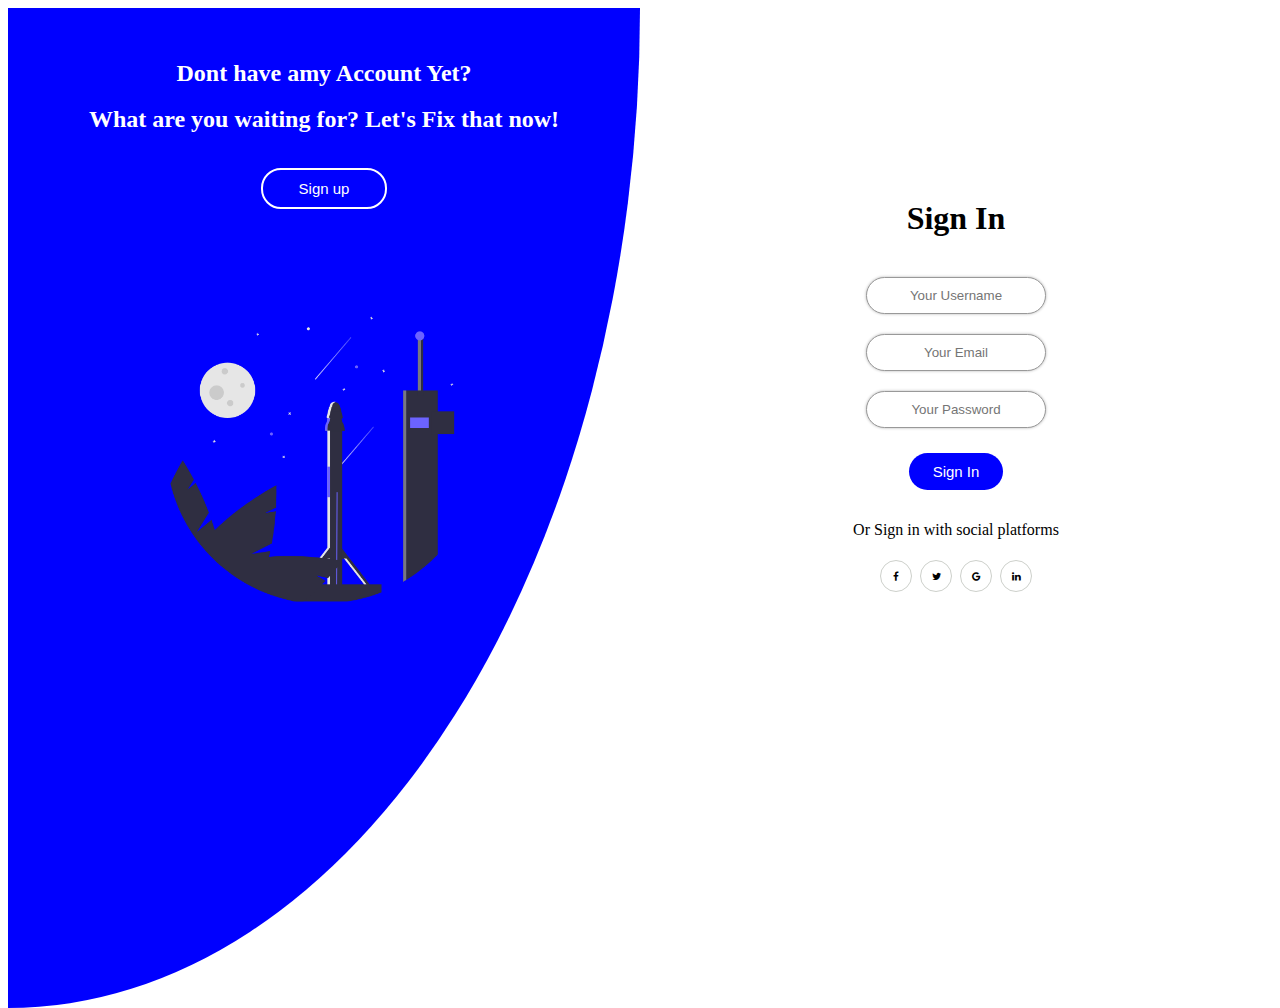
<file: sign-in.html>
<!DOCTYPE html>
<html lang="en">

<head>
    <meta charset="UTF-8">
    <meta name="viewport" content="width=device-width, initial-scale=1.0">
    <meta http-equiv="X-UA-Compatible" content="ie=edge">
    <link rel="stylesheet" href="assets/css/main.css">
    <link rel="stylesheet" href="https://cdnjs.cloudflare.com/ajax/libs/font-awesome/4.7.0/css/font-awesome.min.css">
    <link rel="stylesheet" href="assets/css/sign-in.css">
    <title>sign-in</title>
</head>

<body>
    <div class="grid-container ">
        <div class="grid-item grid-item1 ">
            <div class="text1">
                <h2>Dont have amy Account Yet?</h2>
                <h2>What are you waiting for? Let's Fix that now!</h2>

            </div>
            <button type="button" class="sign-up-btn">Sign up</button>
            <img class=group15 src="/assets/image/CRM-SignIn/Group 15.png" alt="">

        </div>
        <div class="grid-container2 align-items-center">
            <div class="sign-in-form">
                <h1>Sign In</h1>
                <form>
                    <input type="username" class="input-box" placeholder="Your Username">
                    <input type="email" class="input-box" placeholder="Your Email">
                    <input type="password" class="input-box" placeholder="Your Password">
                    <br>
                    <button type="button" class="sign-btn">Sign In</button>
                    <p>Or Sign in with social platforms</p>
                    <a href="#" class="fa fa-facebook"></a>
                    <a href="#" class="fa fa-twitter"></a>
                    <a href="#" class="fa fa-google"></a>
                    <a href="#" class="fa fa-linkedin"></a>
                </form>
            </div>
        </div>

        <script src="https://cdnjs.cloudflare.com/ajax/libs/popper.js/2.5.4/umd/popper.min.js"></script>
        <script src="https://cdnjs.cloudflare.com/ajax/libs/twitter-bootstrap/5.0.0-beta1/js/bootstrap.min.js"></script>
</body>

</html>
</file>
<file: assets/css/main.css>
/* "-hs" suffix is for header section ("Focus on your business" area) */

@media (min-width: 910px) {
    .container1-hs {
      display: grid;
      grid-template-columns: auto 450px 400px auto;
      grid-template-rows: auto;
      grid-template-areas:
        "margin header image margin";
    }
    .header-hs {
        margin-top: 60px;
    }
    .image-hs > img {
        margin-top: 100px;
        max-width: 400px;
        min-width: 400px;
    }
    .details-hs {
        margin-top: 17px;
        display: flex;
        flex-direction: row;
    }
}
@media (max-width: 909px) {
    .container1-hs {
      display: grid;
      grid-template-columns: auto;
      grid-template-rows: auto;
      grid-template-areas:
        "margin header image margin";
    }
    .header-hs {
        margin-top: 60px;
        max-width: 400px;
    }
    .image-hs > img {
        margin-top: 60px;
        max-width: 400px;
        min-width: 400px;
    }
    .details-hs {
        margin-top: 17px;
        display: flex;
        flex-direction: row;
    }
}
@media (max-width: 750px) {
    .container1-hs {
      display: grid;
      grid-template-columns: auto;
      grid-template-rows: auto;
      grid-template-areas:
        "margin header image margin";
    }
    .header-hs {
        margin-top: 60px;
        max-width: 325px;
    }
    .image-hs > img {
        margin-top: 60px;
        max-width: 350px;
        min-width: 350px;
    }
    .details-hs {
        margin-top: 17px;
        display: flex;
        flex-direction: row;
    }
}
@media (max-width: 570px) {
    .container1-hs {
      display: grid;
      grid-template-columns: auto;
      grid-template-rows: auto;
      grid-template-areas:
        "margin header image margin";
    }
    .header-hs {
        margin-top: 60px;
        max-width: 290px;
    }
    .image-hs > img {
        margin-top: 60px;
        max-width: 300px;
        min-width: 300px;
    }
    .details-hs {
        display: flex;
        flex-direction: row;
        flex-wrap: wrap;
        margin-top: 17px;
        max-width: 290px;
    }
}
.margin-hs, .header-hs, .image-hs, .details-hs {
    justify-self: center;
    align-self: center;
    height: auto;
    width: auto;
    border: 1px solid ghostwhite;
}

.header-big-hs {
    font-weight: bold; 
    font-size: 40px;
    line-height: 1.5;
    font-family: Verdana, Geneva, Tahoma, sans-serif; /* placeholder font*/
}
.header-med-hs {
    font-size: 25px;
    line-height: 1.5; 
    font-family: Verdana, Geneva, Tahoma, sans-serif; /* placeholder font*/
}
.header-main1-hs {
    color: grey;
    font-weight: bold; 
    font-size: 12px;
    line-height: 1.5;
    font-family: Verdana, Geneva, Tahoma, sans-serif; /* placeholder font*/
    margin-top: 5px;
    margin-bottom: 0px;
}
.button1-hs{
    background-color: rgba(9, 85, 250, 0.945); 
    border: transparent;
    border-radius: 10px;
    color: white;
    padding: 14px 10px 14px 20px;
    display: inline-block;
    font-size: 15px;
}
.button2-hs{
    background-color: transparent; 
    border: 2px solid rgba(9, 85, 250, 0.651);
    border-radius: 10px;
    color: rgba(9, 85, 250, 0.945);
    display: inline-block;
    font-size: 14px;
    font-weight: bold;
    margin-left: 3px;
    margin-bottom: 15px;
    margin-top: 6px;
    padding: 12px 20px 13px;
    text-align: center;
    text-decoration: none;
}
.header-main2-hs {
    color: grey;
    font-size: 12px;
    line-height: 1.5;
    font-family: Verdana, Geneva, Tahoma, sans-serif; /* placeholder font*/
    margin-top: 5px;
    margin-bottom: 5px;
}
.details-hs > img {
    height: 13px;
    width: auto;
}
.separator-oval {
    background-color: rgba(9, 85, 250, 0.945); 
    border: solid 1px rgba(9, 85, 250, 0.945);
    border-radius: 65%;
    height: 5px;
    margin-top: 3.5px;
    width: 3px;
}

.navbar-main{
    display: flex;
    flex-flow: row wrap;
    justify-content: center;
    width: 100%;
}

.logo{
    width: 213px;
}


.navbar-sub-left{
    display: flex;
    flex-flow: row wrap;
    min-width: 50%;
    max-width: 100%;
    justify-content: space-around;
    align-content: center;
}


.navbar-sub-right{
    display: flex;
    flex-flow: row wrap;
    align-content: center;
    float: right;
}

.nodec{
    text-decoration: none;
    color: black;
    font-size: 16px;
}

.sign-in-button{
    color: blue;
    display: flex;
    width: 75px;
    margin-left: 10px;
    border-radius: 10%;
    border: 2px solid blue;
    padding: 1px;
    justify-content: center;
    align-content: center;
}

.try-it-free-button{
    background-color: blue;
    color: white;
    display: flex;
    width: 75px;
    margin-left: 0px;
    border-radius: 10%;
    padding: 3px;
    justify-content: center;
    align-content: center;
}

.four-container{
    display: flex;
    justify-content: center;
}

.if-container{
    display: flex;
    flex-flow: column;
    justify-content: center;
    align-content: center; 
    align-items: center;  
}

.row-12fit{
    text-align: center;
    justify-content: space-evenly;
    display: flex;
}

.row-34fit{
    text-align: center;
    justify-content: space-evenly;
    display: flex;
}


/* Footer CSS Driver Code */
.f-container{
    display: flex;
    justify-content: center;
    background-color: blue;
    margin-top: 20px;
}

.inner-fc{
    display: flex;
    flex-flow: column;
    margin-top: 20px;
    margin-bottom: 100px;
    max-width: 80%;
    min-width: 60%;
}

.inner-fc > h1{
    margin-bottom: 0px;
    text-align: center;
    color: white;
}

.inner-fc > p{
    text-align: center;
    color: white;
}

.inner-fc > div{
    text-align: center;
    justify-content: space-evenly;
    display: flex;
}

.get-started{
    background-color: rgb(39, 192, 18);
    border: 5px solid rgb(39, 192, 18);
    width: 150px;
    border-radius: 5px;
}

.chat-with-us{
    background-color: white;
    border: 5px solid white;
    width: 150px;
    border-radius: 5px;
}

.row2{
    margin-top: 10px;
    display: flex;
    flex-direction: row;
    align-items: center;
    justify-content: space-around;
}

.dot{
    display: flex;
    background-color: white;
    border-radius: 50%;
    height: 5px;
    width: 5px;
}

.nodec-white{
    text-decoration: none;
    color: rgb(255, 255, 255);
    font-size: 16px;
}

.nodec-blue{
    text-decoration: none;
    color: blue;
    font-size: 16px;
}

.btn-scale{
    height: 15px;
    margin-right: 10px;
}
</file>
<file: assets/css/sign-in.css>
.grid-container {
    display: grid;
    grid-template-columns: 1fr 1fr;
    height: 900px;
}

.grid-item1 {
    background-color: blue;
    border-radius: 0% 0% 120% 00%;
}

div.text1 {
        font-size: medium;
        color: white;
        padding-top: 5%;
        padding-left:nond;
        border-color: green;
}
h2 {
    text-align: center;
}

img{
    inline-size: 50%;
    padding-left: 25%;
    padding-top:10%;
}
.sign-in-form{
    width: 50%;
    background: #fff;
    padding:20px;
    margin: 8% auto 0;
    text-align: center;
    border-color: none;
}
.sign-in-form h1{
    color:black;
    margin-bottom: 30px;
    
}
.input-box {
    border-radius: 20px;
    padding: 10px;
    margin: 10px 0;
    width: 50%;
    border: 1px solid #999;
    outline: none;
    text-align: center;
    box-shadow:0 0 3px 0 rgba(0,0,0,0.3);
    }

button {
    color: white;
    width: 30%;
    background-color:blue ;
    padding: 10px;
    border-radius: 20px;
    font-size: 15px;
    margin: 15px 100px;
    outline: none;
    cursor: pointer;
    border:none;
}


button:hover {
    color: blue;
    background-color: white;
}

.grid-container2 {
    height: 900px;
    padding-top: 100px;
    border:none;
}
.sign-up-btn {
    border-color: white;
    width: 20%;
    margin-left:40%;
    border: 2px solid white;
}
.fa:hover {
    opacity: 0.7;
}

.fa {
    padding: 10px;
    font-size: 10px;
    width: 10px;
    text-align: center;
    text-decoration: none;
    margin: 5px 2px;
    border-radius: 50%;
    color: black;
    border: 1px solid #cdd0cb;
}
</file>
